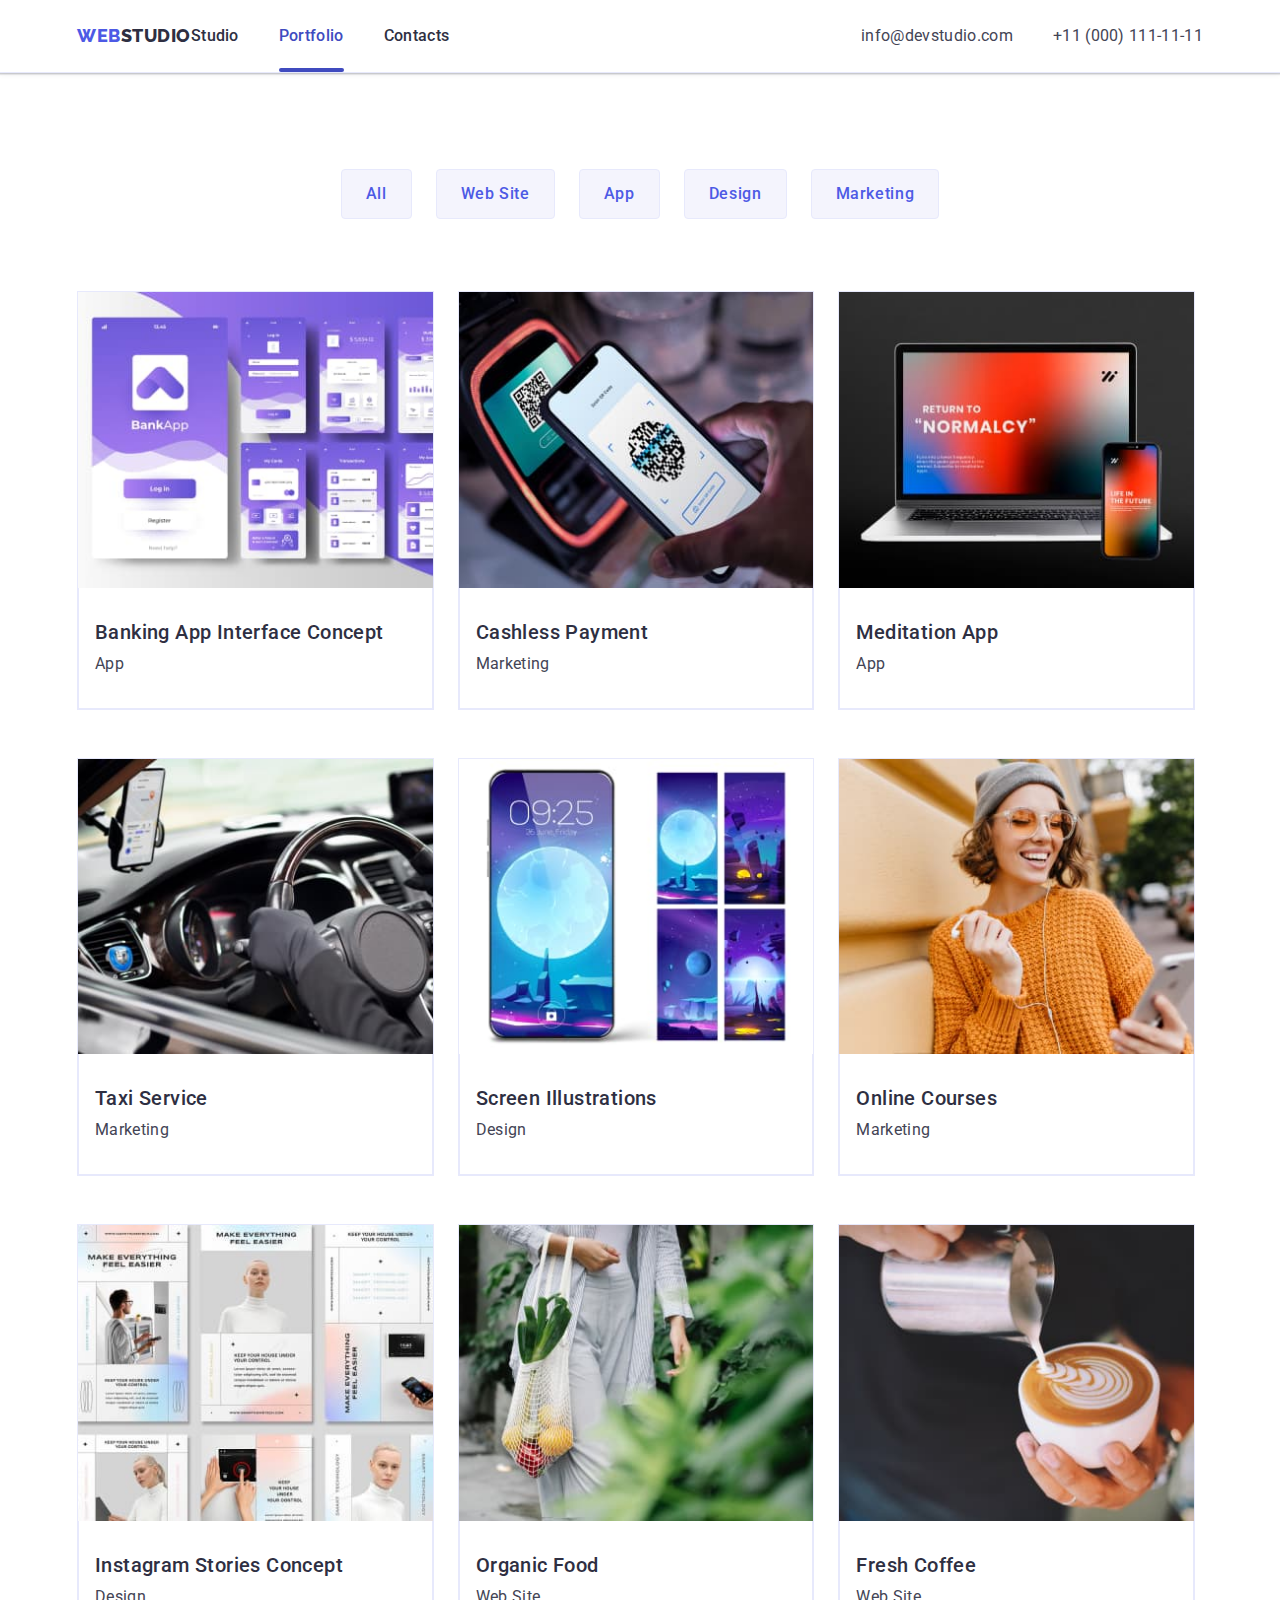
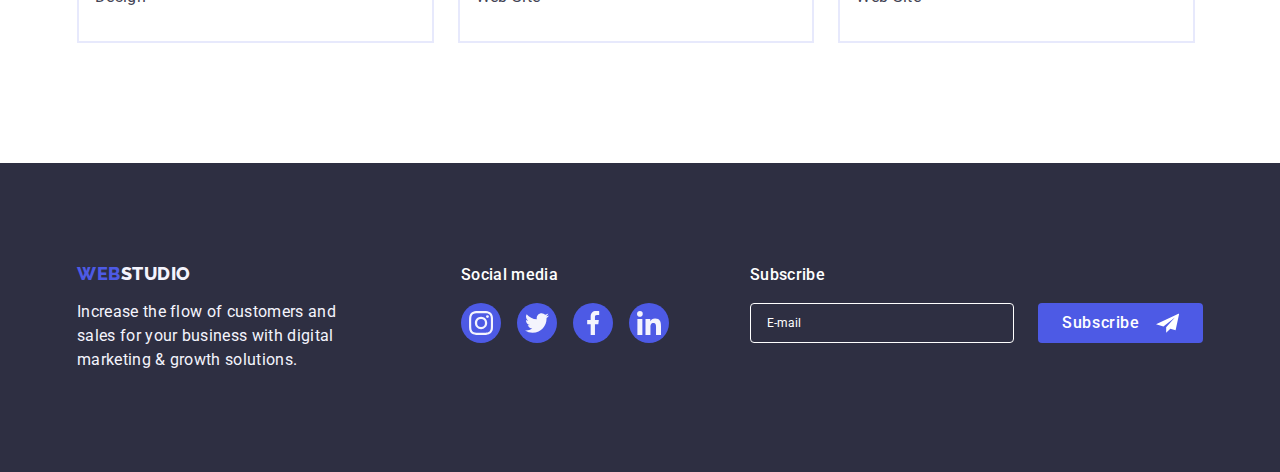
<file: portfolio.html>
<!DOCTYPE html>
<html lang="en">

<head>
  <meta charset="UTF-8" />
  <meta http-equiv="X-UA-Compatible" content="IE=edge" />
  <meta name="viewport" content="width=device-width, initial-scale=1.0" />
  <title>WebStudio</title>
  <link rel="preconnect" href="https://fonts.googleapis.com" />
  <link rel="preconnect" href="https://fonts.gstatic.com" crossorigin />
  <link href="https://fonts.googleapis.com/css2?family=Raleway:wght@800&family=Roboto:wght@400;500;700;900&display=swap"
    rel="stylesheet" />
  <link rel="stylesheet" href="https://cdn.jsdelivr.net/npm/modern-normalize@1.1.0/modern-normalize.min.css" />
  <link rel="stylesheet" href="./css/styles.css" />
</head>

<body>
  <!-- Header -->
  <header class="page-header">
    <div class="container page-header-container">
      <nav class="page-nav">
        <a class="logo link" href="./index.html">
          Web<span class="logo-dark">Studio</span></a>
        <ul class="menu list">
          <li class="menu-item">
            <a class="menu-link link" href="./index.html"> Studio</a>
          </li>
          <li class="menu-item">
            <a class="menu-link link current" href="./portfolio.html"> Portfolio</a>
          </li>
          <li class="menu-item">
            <a class="menu-link link" href=""> Contacts</a>
          </li>
        </ul>
      </nav>
      <address class="contacts">
        <ul class="link list page-contacts">
          <li class="mail-contact">
            <a class="contact link contact-link" href="mailto:info@devstudio.com">info@devstudio.com</a>
          </li>
          <li>
            <a class="contact link contact-link" href="tel:+110001111111">+11 (000) 111-11-11</a>
          </li>
        </ul>
      </address>
    </div>
  </header>

  <main>
    <section class="portfolio-section">
      <div class="container">
        <h1 hidden>What are We doing</h1>
        <ul class="list button-item">
          <li class="button-item-list"><button class="button-filters" type="button">All</button></li>
          <li class="button-item-list">
            <button class="button-filters" type="button">Web Site</button>
          </li>
          <li class="button-item-list"><button class="button-filters" type="button">App</button></li>
          <li class="button-item-list"><button class="button-filters" type="button">Design</button></li>
          <li class="button-item-list">
            <button class="button-filters" type="button">Marketing</button>
          </li>
        </ul>

        <!-- What Are We Doing Section -->

        <ul class="list images-list">
          <li class="images-item">
            <a class="link images-second-page" href="">
              <div class="label-box">
                <img src="./images/images-second-page/blanking-app.jpg" alt="banking app interface concept" width="360"
                height="300" />
              <div class="overlay">
                  <p class="overlay-label">
                    14 Stylish and User-Friendly App Design Concepts · Task Manager App · Calorie Tracker App · Exotic Fruit Ecommerce App
                    · Cloud Storage App
                  </p>
                </div>
              </div>
                <div class="about-doing">
              <h2 class="main-titles">Banking App Interface Concept</h2>
              <p class="information-list">App</p>
            </div>
            </a>
          </li>

          <li class="images-item">
            <a class="link images-second-page" href="">
            <div class="label-box">
              <img src="./images/images-second-page/cashless.jpg" alt="cashless payment" width="360" height="300" />
              <div class="overlay">
                <p class="overlay-label">
                  14 Stylish and User-Friendly App Design Concepts · Task Manager App · Calorie Tracker App · Exotic Fruit Ecommerce App
                  · Cloud Storage App
                </p>
              </div>
            </div>
              <div class="about-doing">
              <h2 class="main-titles">Cashless Payment</h2>
              <p class="information-list">Marketing</p>
            </div>
            </a>
          </li>

          <li class="images-item">
            <a class="link images-second-page" href="">
            <div class="label-box">
              <img src="./images/images-second-page/meditatoin-app.jpg" alt="meditatoin app" width="360" height="300" />
              <div class="overlay">
                <p class="overlay-label">
                  14 Stylish and User-Friendly App Design Concepts · Task Manager App · Calorie Tracker App · Exotic Fruit Ecommerce App
                  · Cloud Storage App
                </p>
              </div>
            </div>
              <div class="about-doing">
              <h2 class="main-titles">Meditation App</h2>
              <p class="information-list">App</p>
            </div>
            </a>
          </li>

          <li class="images-item">
            <a class="link images-second-page" href="">
            <div class="label-box">
              <img src="./images/images-second-page/taxi.jpg" alt="taxi" width="360" height="300" />
              <div class="overlay">
                <p class="overlay-label">
                  14 Stylish and User-Friendly App Design Concepts · Task Manager App · Calorie Tracker App · Exotic Fruit Ecommerce App
                  · Cloud Storage App
                </p>
              </div>
            </div>
              <div class="about-doing">
              <h2 class="main-titles">Taxi Service</h2>
              <p class="information-list">Marketing</p>
            </div>
            </a>
          </li>

          <li class="images-item">
            <a class="link images-second-page" href="">
            <div class="label-box">
              <img src="./images/images-second-page/screen.jpg" alt="screen illustrations" width="360" height="300" />
              <div class="overlay">
                <p class="overlay-label">
                  14 Stylish and User-Friendly App Design Concepts · Task Manager App · Calorie Tracker App · Exotic Fruit Ecommerce App
                  · Cloud Storage App
                </p>
              </div>
            </div>
              <div class="about-doing">
              <h2 class="main-titles">Screen Illustrations</h2>
              <p class="information-list">Design</p>
            </div>
            </a>
          </li>

          <li class="images-item">
            <a class="link images-second-page" href="">
            <div class="label-box">
              <img src="./images/images-second-page/online-courses.jpg" alt="online courses" width="360" height="300" />
              <div class="overlay">
                <p class="overlay-label">
                  14 Stylish and User-Friendly App Design Concepts · Task Manager App · Calorie Tracker App · Exotic Fruit Ecommerce App
                  · Cloud Storage App
                </p>
              </div>
            </div>
              <div class="about-doing">
              <h2 class="main-titles">Online Courses</h2>
              <p class="information-list">Marketing</p>
            </div>
            </a>
          </li>

          <li class="images-item">
            <a class="link images-second-page" href="">
            <div class="label-box">
              <img src="./images/images-second-page/instagram.jpg" alt="instagram stories content" width="360"
                height="300" />
                <div class="overlay">
                  <p class="overlay-label">
                  14 Stylish and User-Friendly App Design Concepts · Task Manager App · Calorie Tracker App · Exotic Fruit Ecommerce App
                  · Cloud Storage App
                </p>
                </div>
            </div>
              <div class="about-doing">
                <h2 class="main-titles">Instagram Stories Concept</h2>
              <p class="information-list">Design</p>
            </div>
            </a>
          </li>

          <li class="images-item">
            <a class="link images-second-page" href="">
            <div class="label-box">
              <img src="./images/images-second-page/organic-food.jpg" alt="organic food" width="360" height="300" />
              <div class="overlay">
                <p class="overlay-label">
                  14 Stylish and User-Friendly App Design Concepts · Task Manager App · Calorie Tracker App · Exotic Fruit Ecommerce App
                  · Cloud Storage App
                </p>
              </div>
            </div>
              <div class="about-doing">
              <h2 class="main-titles">Organic Food</h2>
              <p class="information-list">Web Site</p>
            </div>
            </a>
          </li>
          <li class="images-item">
            <a class="link images-second-page" href="">
            <div class="label-box">
              <img src="./images/images-second-page/fresh-coffee.jpg" alt="fresh coffee" width="360" height="300" />
              <div class="overlay">
                <p class="overlay-label">
                  14 Stylish and User-Friendly App Design Concepts · Task Manager App · Calorie Tracker App · Exotic Fruit Ecommerce App
                  · Cloud Storage App
                </p>
              </div>
            </div>
              <div class="about-doing">
              <h2 class="main-titles">Fresh Coffee</h2>
              <p class="information-list">Web Site</p>
            </div>
            </a>
          </li>
        </ul>
      </div>
    </section>
  </main>

  <!-- Footer -->

  <footer class="page-footer">
    <div class="container footer-wrapper">
      <div class="logo-container">
        <a class="logo link logo-footer" href="./index.html">Web<span class="logo-white">Studio</span></a>
        <p class="footer-information">
          Increase the flow of customers and sales for your business with digital
          marketing & growth solutions.
        </p>
      </div>
  
      <div class="footer-media-container">
        <p class="footer-media">Social media</p>
        <ul class="social-footer list">
          <li class="social-footer-item">
            <a class="social-footer-link" href="" aria-label="instargram icon">
              <svg class="social-footer-icons" width="24" height="24">
                <use href="./images/icons.svg#icon-instagram"></use>
              </svg>
            </a>
          </li>
          <li class="social-footer-item">
            <a class="social-footer-link" href="" aria-label="twitter icon">
              <svg class="social-footer-icons" width="24" height="24">
                <use href="./images/icons.svg#icon-twitter"></use>
              </svg>
            </a>
          </li>
          <li class="social-footer-item">
            <a class="social-footer-link" href="" aria-label="facebook icon">
              <svg class="social-footer-icons" width="24" height="24">
                <use href="./images/icons.svg#icon-facebook"></use>
              </svg>
            </a>
          </li>
          <li class="social-footer-item">
            <a class="social-footer-link" href="" aria-label="linkedin label">
              <svg class="social-footer-icons" width="24" height="24">
                <use href="./images/icons.svg#icon-linkedin"></use>
              </svg>
            </a>
          </li>
        </ul>
      </div>
      <div class="footer-form">
        <p class="footer-media">Subscribe</p>
        <form name="footer-form" class="footer-input">
          <input type="mail" name="email" class="footer-email" placeholder="E-mail" required minlength="2" />
          <div class="footer-button">
            <button class="footer-submit-button" type="submit">Subscribe
              <svg class="button-icon" width="24" height="24">
                <use href="./images/icons.svg#icon-plane"></use>
              </svg>
            </button>
          </div>
  
        </form>
      </div>
    </div>
  </footer>

</body>

</html>
</file>
<file: css/styles.css>
:root {
  --primary-font: "Roboto", sans-serif;
  --color-iris: #4d5ae5;
  --color-ocean: #404bbf;
  --color-navy-blue: #2e2f42;
  --color-green: #31d0aa;
  --color-slate: #434455;
  --color-light-slate: #8e8f99;
  --color-cornflower: #e7e9fc;
  --color-cloud: #f4f4fd;
  --color-navy-blue-modal: #2e2f42;
  --color-grey: #2e2f42;
  --color-white: #ffffff;
  --color-dairy: #fcfcfc;
  --color-green: #31d0aa;
  --indent: 24px;
  --indent-1: 72px;
}

h1,
h2,
h3,
h4,
h5,
h5,
p {
  margin-top: 0;
  margin-bottom: 0;
}

img {
  display: block;
  max-width: 100%;
  height: auto;
}

.list {
  list-style: none;
  padding: 0;
  margin: 0;
}

.link {
  text-decoration: none;
}

body {
  font-family: var(--primary-font);
  font-weight: 400;
  font-size: 16px;
  line-height: 1.5;
  letter-spacing: 0.02em;
  background-color: var(--color-white);
  color: var(--color-slate);
}

.container {
  /* Phone stiles & > */
  min-width: 320px;
  max-width: 428px;
  margin-left: auto;
  margin-right: auto;
  padding-left: 16px;
  padding-right: 16px;

  /* outline: 2px solid red;
  outline-offset: -2px; */
}

/* TABLET STILES & >*/
@media only screen and (min-width: 768px) {
  .container {
    max-width: 768px;
  }
}

/* DESKTOP STILES & > */
@media only screen and (min-width: 1158px) {
  .container {
    max-width: 1158px;
  }
}

/* HEADER */

.page-header {
  padding-top: 24px;
  padding-bottom: 24px;

  border-bottom: 1px solid var(--color-cornflower);
  box-shadow: 0px 2px 1px rgba(46, 47, 66, 0.08),
    0px 1px 1px rgba(46, 47, 66, 0.16), 0px 1px 6px rgba(46, 47, 66, 0.08);
}

.page-header-container {
  display: flex;
  align-items: center;
  justify-content: space-between;
}

@media only screen and (min-width: 768px) {
  .page-header {
    padding-top: 0px;
    padding-bottom: 0px;
  }
}

@media only screen and (min-width: 1158px) {
  .page-header {
    padding-top: 0px;
    padding-bottom: 0px;
  }
}

.page-nav {
  display: flex;
  align-items: center;
}

.menu {
  display: flex;
  align-items: center;
}

@media only screen and (max-width: 767px) {
  .menu {
    display: none;
  }
}

.page-contacts {
  display: flex;
  flex-direction: column;
  justify-content: center;
  align-items: flex-start;
}

@media only screen and (min-width: 1158px) {
  .page-contacts {
    flex-direction: row;
    justify-content: center;
    align-items: center;
  }
}

.menu-item:not(:last-child) {
  margin-right: 40px;
}

.contacts {
  font-style: normal;
  margin-left: auto;
}

@media only screen and (max-width: 767px) {
  .contacts {
    display: none;
  }
}

.menu-link {
  position: relative;

  display: block;
  padding-top: 24px;
  padding-bottom: 24px;

  font-weight: 500;
  color: var(--color-navy-blue);

  transition: color 250ms cubic-bezier(0.4, 0, 0.2, 1);
}

.menu-link:hover,
.menu-link:focus {
  color: var(--color-ocean);
}

.menu-link::after {
  content: "";
  position: absolute;
  bottom: 0;
  left: 0;

  display: block;
  width: 100%;
  height: 4px;
  border-radius: 2px;
}

.menu-link.current::after {
  background-color: var(--color-ocean);
}

.menu-link.current {
  color: var(--color-ocean);
}


@media only screen and (min-width: 1158px) {
  .contact-link {
    padding-top: 24px;
    padding-bottom: 24px;
  }
}

.mail-contact {
  font-size: 12px;
  line-height: 1.17;
  letter-spacing: 0.04em;
  margin-bottom: 12px;
}

@media only screen and (min-width: 1158px) {
  .mail-contact {
    display: block;
    font-size: 16px;
    line-height: 1.5;
    letter-spacing: 0.02em;
    margin-bottom: 0px;
    margin-right: 40px;
  }
}

.phone-contact{
  font-size: 12px;
  line-height: 1.17;
  letter-spacing: 0.04em;
}

@media only screen and (min-width: 1158px){
  .phone-contact {
  font-size: 16px;
  line-height: 1.5;
  letter-spacing: 0.02em;
  }
}

.page-header {
  background-color: var(--color-white);
}

/* LOGO */
.logo {
  font-family: "Raleway", sans-serif;
  font-weight: 800;
  font-size: 18px;
  line-height: 1.17;
  color: var(--color-iris);
  letter-spacing: 0.03em;
  text-transform: uppercase;
}

@media only screen and (min-width: 768px) {
  .logo-header {
    margin-right: 120px;
  }
}

@media only screen and (min-width: 1158px) {
  .logo-header{
    margin-right: 76px;
  }
}

.logo-dark {
  color: var(--color-navy-blue);
}

.logo-white {
  color: var(--color-cloud);
}

/* CONTACTS */

.contact {
  color: var(--color-slate);

  transition: color 250ms cubic-bezier(0.4, 0, 0.2, 1);
}

.contact:hover,
.contact:focus {
  color: var(--color-ocean);
}

/* HERO */
.hero-section {
  /* height: 600px; */
  max-width: 1440px;
  margin-right: auto;
  margin-left: auto;
  padding-top: 112px;
  padding-bottom: 112px;
  background-repeat: no-repeat;
  background-size: cover;
  background-position: center;
}

@media only screen and (min-width: 1158px){
  .hero-section{
    padding-top: 188px;
    padding-bottom: 188px;
  }
}

@media only screen and (max-width: 428px) {
  .hero-section {
    background-image: linear-gradient(
        rgba(46, 47, 66, 0.7),
        rgba(46, 47, 66, 0.7)
      ),
      url("../images/hero/Dark-bg_mob.jpg");
    background-color: var(--color-navy-blue-modal);
  }
  @media only screen and (min-device-pixel-ratio: 2),
    screen and (min-resolution: 192dpi),
    screen and (min-resolution: 2dppx) {
    .hero-section {
      background-image: linear-gradient(
          rgba(46, 47, 66, 0.7),
          rgba(46, 47, 66, 0.7)
        ),
        url("../images/hero/Dark-bg_mob@2x.jpg");
      background-color: var(--color-navy-blue-modal);
    }
  }
}

@media only screen and (min-width: 429px) and (max-width: 768px) {
  .hero-section {
    background-image: linear-gradient(
        rgba(46, 47, 66, 0.7),
        rgba(46, 47, 66, 0.7)
      ),
      url(../images/hero/Dark-bg_tab.jpg);
    background-color: var(--color-navy-blue-modal);
  }
  @media only screen and (min-device-pixel-ratio: 2),
    screen and (min-resolution: 192dpi),
    screen and (min-resolution: 2dppx) {
    .hero-section {
      background-image: linear-gradient(
          rgba(46, 47, 66, 0.7),
          rgba(46, 47, 66, 0.7)
        ),
        url(../images/hero/Dark-bg_tab@2x.jpg);
      background-color: var(--color-navy-blue-modal);
    }
  }
}

@media only screen and (min-width: 769px) {
  .hero-section {
    background-image: linear-gradient(
        rgba(46, 47, 66, 0.7),
        rgba(46, 47, 66, 0.7)
      ),
      url(../images/hero/people-office.jpg);
    background-color: var(--color-navy-blue-modal);
  }
  @media only screen and (min-device-pixel-ratio: 2),
    screen and (min-resolution: 192dpi),
    screen and (min-resolution: 2dppx) {
    .hero-section {
      background-image: linear-gradient(
          rgba(46, 47, 66, 0.7),
          rgba(46, 47, 66, 0.7)
        ),
        url(../images/hero/people-office_desk@2x.jpg);
      background-color: var(--color-navy-blue-modal);
    }
  }
}

.hero-title {
  margin-left: auto;
  margin-right: auto;
  display: block;
  max-width: 320px;
  margin-bottom: 72px;

  font-weight: 700;
  font-size: 36px;
  line-height: 1.11;
  letter-spacing: 0.02em;
  text-align: center;
  color: var(--color-white);
}

/* TABLET & > */
@media only screen and (min-width: 768px) {
  .hero-title {
    max-width: 496px;
    margin-bottom: 36px;

    font-size: 56px;
    line-height: 1.07;
  }
}

/* DESKTOP & > */
@media only screen and (min-width: 1158px) {
  .hero-title {
    max-width: 496px;
    margin-bottom: 48px;

    font-size: 56px;
    line-height: 1.07;
  }
}

.order-button {
  display: block;
  height: 56px;
  min-width: 169px;
  border: none;
  margin-left: auto;
  margin-right: auto;
  padding-top: 16px;
  padding-bottom: 16px;
  padding-right: 32px;
  padding-left: 32px;
  border-radius: 4px;
  cursor: pointer;
  font-family: inherit;
  font-weight: 500;
  font-size: 16px;
  line-height: inherit;
  letter-spacing: 0.04em;
  color: var(--color-white);
  background-color: var(--color-iris);
  box-shadow: 0px 4px 4px rgba(0, 0, 0, 0.15);

  transition: background-color 250ms cubic-bezier(0.4, 0, 0.2, 1);
}

.order-button:hover,
.order-button:focus {
  background-color: var(--color-ocean);
  cursor: pointer;
}

/* MODAL WINDOW */

.backdrop {
  position: fixed;
  top: 0;
  left: 0;
  width: 100%;
  height: 100%;

  background-color: rgba(46, 47, 66, 0.4);

  opacity: 1;
  visibility: visible;
  pointer-events: initial;

  transition: opacity 250ms cubic-bezier(0.4, 0, 0.2, 1),
    visibility 250ms cubic-bezier(0.4, 0, 0.2, 1);
}

.backdrop.is-hidden {
  opacity: 0;
  visibility: hidden;
  pointer-events: none;
}

.modal {
  position: absolute;
  top: 50%;
  left: 50%;
  transform: translate(-50%, -50%) scale(1);

  width: 392px;
  background-color: var(--color-dairy);
  box-shadow: 0px 1px 1px rgba(0, 0, 0, 0.14), 0px 1px 3px rgba(0, 0, 0, 0.12),
    0px 2px 1px rgba(0, 0, 0, 0.2);
  border-radius: 4px;

  transition: transform 250ms cubic-bezier(0.4, 0, 0.2, 1);
}

@media only screen and (max-width: 427px){
  .modal{
    width: 90%
  }
}

@media only screen and (min-width: 320px) and (max-width: 767px){
  .modal{
    padding: 72px 16px 24px 25px;
    overflow-y: scroll;
  }
}

@media only screen and (min-width: 768px){
  .modal{
    width: 408px;
    padding: 72px 25px 24px 23px;
  }
}

.modal-button {
  position: absolute;
  top: 24px;
  right: 24px;

  display: flex;
  justify-content: center;
  align-items: center;

  width: 24px;
  min-height: 24px;
  border-radius: 50%;
  border: 1px solid rgba(0, 0, 0, 0.1);
  background-color: var(--color-cornflower);

  cursor: pointer;

  transition: background-color 250ms cubic-bezier(0.4, 0, 0.2, 1),
    color 250ms cubic-bezier(0.4, 0, 0.2, 1);
}

.modal-button:hover,
.modal-button:focus {
  color: var(--color-white);
  background-color: var(--color-ocean);
}

.modal-icon {
  fill: currentColor;
}

.modal-title {
  display: block;
  font-weight: 500;
  text-align: center;

  margin-bottom: 16px;
}

.modal-form-label {
  display: block;
  font-style: normal;
  font-size: 12px;
  line-height: 1.17;
  letter-spacing: 0.04em;
  color: var(--color-slate);

  margin-bottom: 4px;
}

.modal-form-field {
  position: relative;
}

.modal-form-label-box {
  display: block;
  margin-bottom: 8px;
}

.modal-form-text{
  display: block;
  margin-bottom: 16px;
}

.modal-form-input {
  width: 100%;
  height: 40px;
  padding: 0 38px;

  border: 1px solid rgba(46, 47, 66, 0.4);
  border-radius: 4px;
  outline: 2px solid transparent;
  outline-offset: -2px;

  transition: 250ms cubic-bezier(0.4, 0, 0.2, 1);
}

.modal-form-input:focus {
  outline-color: var(--color-iris);
}

.modal-form-icon {
  position: absolute;
  top: 50%;
  left: 0;

  transform: translateY(-50%) translateX(16px);
  transition: 250ms cubic-bezier(0.4, 0, 0.2, 1);
  pointer-events: none;
}

.modal-form-input:focus + .modal-form-icon {
  fill: var(--color-iris);
}

.modal-form-massage {
  display: block;
  width: 100%;
  min-height: 120px;
  resize: none;
  padding: 8px 16px;

  font-size: 12px;
  border: 1px solid rgba(46, 47, 66, 0.4);
  border-radius: 4px;
  outline: 2px solid transparent;
  outline-offset: -2px;

  transition: 250ms cubic-bezier(0.4, 0, 0.2, 1);
}

.modal-form-massage::placeholder {
  font-style: normal;
  font-size: 12px;
  line-height: 1.17;
  letter-spacing: 0.04em;
  color: rgba(46, 47, 66, 0.4);
}

.modal-form-massage:focus {
  outline-color: var(--color-iris);
}

.modal-form-agreement {
  display: flex;
  align-items: center;

  margin-bottom: 24px;
}

.modal-form-agreement-text {
  font-style: normal;
  font-size: 12px;
  line-height: 1.17;
  letter-spacing: 0.04em;
  color: var(--color-slate);
}

.modal-form-agreement-box {
  appearance: none;
  cursor: pointer;
}

.modal-form-agreement-link {
  color: var(--color-iris);
}

.modal-form-agreement-icon {
  margin-right: 8px;
}

.modal-form-agreement-unchecked {
  opacity: 1;
  transition: 250ms cubic-bezier(0.4, 0, 0.2, 1);
}

.modal-form-agreement-box:checked
  + .modal-form-agreement-icon
  > .modal-form-agreement-unchecked {
  opacity: 0;
}

.modal-form-agreement-checked {
  opacity: 0;
  transition: 250ms cubic-bezier(0.4, 0, 0.2, 1);
}

.modal-form-agreement-box:checked
  + .modal-form-agreement-icon
  > .modal-form-agreement-checked {
  opacity: 1;
}

.section {
  padding-top: 96px;
  padding-bottom: 96px;
}

@media only screen and (min-width: 1158px) {
  .section {
    padding-top: 120px;
    padding-bottom: 120px;
  }
}

.what-section {
  display: none;
  padding-bottom: 120px;
}

@media only screen and (min-width: 1158px) {
  .what-section {
    display: block;
  }
}

/* OUR VALUES */

.list-values {
  display: flex;
  flex-direction: column;
  gap: var(--indent-1);
}

/* DESKTOP */
@media only screen and (min-width: 768px) {
  .list-values {
    flex-direction: row;
    flex-wrap: wrap;
    row-gap: var(--indent-1);
    column-gap: var(--indent);
  }
}

@media only screen and (min-width: 1158px) {
  .list-values {
    flex-direction: row;
    flex-wrap: wrap;
    gap: var(--indent);
  }
}

@media only screen and (min-width: 768px) {
  .values-item {
    width: calc((100% - 24px) / 2);
  }
}

@media only screen and (min-width: 1158px) {
  .values-item {
    width: calc((100% - 72px) / 4);
  }
}

.our-values-title {
  font-weight: 700;
  font-size: 36px;
  line-height: 1.11;
  text-align: center;
  letter-spacing: 0.02em;
  text-transform: capitalize;
}
.main-titles {
  margin-bottom: 8px;

  font-weight: 700;
  font-size: 36px;
  line-height: 1.11;
  text-align: center;
  letter-spacing: 0.02em;

  color: var(--color-navy-blue-modal);
}

@media only screen and (min-width: 768px) {
  .main-titles {
    text-align: left;
  }
}

@media only screen and (min-width: 1158px) {
  .main-titles {
    font-weight: 500;
    font-size: 20px;
    line-height: 1.2;
    letter-spacing: 0.02em;
  }
}

.information-list {
  font-weight: 500;
  font-size: 16px;
  line-height: 1.5;

  letter-spacing: 0.02em;
  color: var(--color-slate);
}

@media only screen and (min-width: 1158px) {
  .information-list {
    font-weight: 400;
  }
}

.label-box {
  position: relative;
  overflow: hidden;
}

.overlay {
  position: absolute;
  top: 0px;
  left: 0;
  transform: translateY(101%);

  width: 100%;
  height: 100%;
  padding: 40px 32px 0px 32px;
  background-color: var(--color-iris);

  transition: transform 250ms cubic-bezier(0.4, 0, 0.2, 1);
}

.images-item:hover .overlay {
  transform: translateY(0);
}

.overlay-label {
  color: var(--color-cloud);
}

.social-uper {
  display: flex;
  justify-content: center;
  gap: var(--indent);
}

.icon-uper {
  display: none;
  align-items: center;
  justify-content: center;
  margin-bottom: 8px;

  width: 264px;
  height: 112px;
  border: 1px solid transparent;
  background-color: var(--color-cloud);
  border-radius: 4px;
}

@media only screen and (min-width: 1158px) {
  .icon-uper {
    display: flex;
  }
}

.uper-values-icons {
  margin-bottom: 8px;
}

/* WHAT ARE WE DOING */

.doing-list {
  display: flex;
  flex-wrap: wrap;
  gap: var(--indent);
}

.doing-item {
  width: calc((100% - 48px) / 3);
}

.doing-section-title {
  margin-bottom: 72px;

  font-weight: 700;
  font-size: 36px;
  line-height: 1.11;
  text-align: center;
  text-transform: capitalize;
  color: var(--color-navy-blue-modal);
}

/* OUR TEAM */

.team-item {
  display: flex;
  flex-wrap: wrap;
  gap: var(--indent-1);
}

@media only screen and (max-width: 1157px) {
  .team-item {
    justify-content: center;
  }
}

@media only screen and (min-width: 768px) {
  .team-item {
    column-gap: var(--indent);
    row-gap: 64px;
  }
}

@media only screen and (min-width: 1158px) {
  .team-item {
    gap: var(--indent);
    flex-wrap: nowrap;
  }
}

.our-team-section {
  background-color: var(--color-cloud);
}

.our-team-title {
  margin-bottom: 72px;

  font-weight: 700;
  font-size: 36px;
  line-height: 1.11;
  letter-spacing: 0.02em;
  text-align: center;
  text-transform: capitalize;
  color: var(--color-navy-blue-modal);
}

.team-titles {
  margin-bottom: 8px;

  font-weight: 500;
  font-size: 20px;
  line-height: 1.2;
  letter-spacing: 0.02em;
  text-align: center;
  color: var(--color-navy-blue-modal);
}

.about-team {
  padding-top: 32px;
  padding-bottom: 32px;
  padding-right: 0px;
  padding-left: 0px;
  border-top-left-radius: 0px;
  border-top-right-radius: 0px;
  border-bottom-right-radius: 4px;
  border-bottom-left-radius: 4px;
  box-shadow: 0px 1px 6px rgba(46, 47, 66, 0.08),
    0px 1px 1px rgba(46, 47, 66, 0.16), 0px 2px 1px rgba(46, 47, 66, 0.08);
}

.team-list {
  margin-bottom: 8px;

  color: var(--color-slate);
  text-align: center;
}

.foto-style {
  max-width: 264px;
  border-radius: 0px 0px 4px 4px;

  background-color: var(--color-white);
  box-shadow: 0px 1px 6px rgba(46, 47, 66, 0.08),
    0px 1px 1px rgba(46, 47, 66, 0.16), 0px 2px 1px rgba(46, 47, 66, 0.08);
}

@media only screen and (min-width: 768px) {
  .foto-style {
    width: calc((100% - (3.1vh * 1)) / 2);
  }
}

@media only screen and (min-width: 1158px) {
  .foto-style {
    width: calc((100% - (3.1vh * 3)) / 4);
  }
}

.foto-style:hover,
.foto-style:focus {
  box-shadow: 0px 1px 6px rgba(46, 47, 66, 0.08),
    0px 1px 1px rgba(46, 47, 66, 0.16), 0px 2px 1px rgba(46, 47, 66, 0.08);
  border-radius: 0px 0px 4px 4px;
}

.social {
  display: flex;
  justify-content: center;
  gap: var(--indent);
}

.social-link {
  display: flex;
  justify-content: center;
  align-items: center;

  width: 40px;
  height: 40px;
  border-radius: 50%;
  background-color: var(--color-iris);

  transition: background-color 250ms cubic-bezier(0.4, 0, 0.2, 1);
}

.social-link:hover,
.social-link:focus {
  background-color: var(--color-ocean);
}

.social-icons {
  fill: var(--color-cloud);
}

/* CUSTOMERS */

.customers-title {
  margin-bottom: 72px;

  font-style: normal;
  font-weight: 700;
  font-size: 36px;
  line-height: 1.1;
  text-align: center;
  letter-spacing: 0.02em;
  text-transform: capitalize;
  color: var(--color-navy-blue);
}

.clients-list {
  display: flex;
  row-gap: var(--indent-1);
  column-gap: 16px;
  flex-wrap: wrap;
}

@media only screen and (min-width: 768px) {
  .clients-list {
    justify-content: center;
    row-gap: var(--indent-1);
    column-gap: var(--indent);
  }
}

@media only screen and (min-width: 1158px) {
  .clients-list {
    gap: var(--indent);
  }
}

.clients-item {
  width: calc((100% - 16px) / 2);
  height: 88px;
}

@media screen and (min-width: 768px) {
  .clients-item {
    width: calc((100% - 232px) / 3);
  }
}

@media only screen and (min-width: 1158px) {
  .clients-item {
    width: calc((100% - 120px) / 6);
  }
}

.clients-link {
  display: flex;
  align-items: center;
  justify-content: center;

  width: 100%;
  height: 100%;

  border: 1px solid var(--color-light-slate);
  border-radius: 4px;
  color: var(--color-light-slate);

  transition: color 250ms cubic-bezier(0.4, 0, 0.2, 1),
    border-color 250ms cubic-bezier(0.4, 0, 0.2, 1);
}

.clients-link:hover,
.clients-link:focus {
  border-color: var(--color-ocean);
  color: var(--color-ocean);
}

.clients-icon {
  fill: currentColor;
}

/* FOOTER */
.page-footer {
  padding-top: 96px;
  padding-bottom: 96px;

  background-color: var(--color-navy-blue-modal);
}

@media only screen and (min-width: 1158px) {
  .page-footer {
    padding-top: 100px;
    padding-bottom: 100px;
  }
}

.logo-footer{
  display: block;
  margin-bottom: 16px;
}

@media only screen and (max-width: 767px) {
  .logo-footer {
    display: block;
    text-align: center;
  }
}

.footer-information {
  max-width: 264px;
  color: var(--color-cloud);
  margin-right: auto;
  margin-left: auto;
}

.footer-wrapper {
  display: flex;
  flex-direction: column;
  gap: var(--indent-1);
}

@media only screen and (min-width: 768px) and (max-width: 1157px) {
  .footer-wrapper {
    width: 552px;
    flex-direction: row;
    flex-wrap: wrap;
    align-items: baseline;
    column-gap: var(--indent);
    row-gap: var(--indent-1);
  }
}

@media only screen and (min-width: 1158px) {
  .footer-wrapper {
    align-items: baseline;
    flex-direction: row;
    gap: 0px;
  }
}

.footer-media {
  display: block;
  margin-bottom: 16px;

  line-height: 1.5;
  letter-spacing: 0.02em;
  text-align: center;
  font-weight: 500;
  color: var(--color-white);
}

@media only screen and (min-width: 768px) {
  .footer-media {
    text-align: left;
  }
}

.social-footer {
  display: flex;
  justify-content: center;
  gap: 16px;
}

.social-footer-link {
  display: flex;
  justify-content: center;
  align-items: center;

  width: 40px;
  height: 40px;
  border-radius: 50%;
  background-color: var(--color-iris);
  fill: var(--color-cloud);

  transition: background-color 250ms cubic-bezier(0.4, 0, 0.2, 1);
}

.social-footer-link:hover,
.social-footer-link:focus {
  background-color: var(--color-green);
}

.footer-email {
  padding: 8px 16px;

  font-size: 12px;

  width: 100%;
  height: 40px;
  border-radius: 4px;
  border: 1px solid var(--color-white);
  background-color: transparent;
  outline: 2px solid transparent;
  outline-offset: -2px;

  color: var(--color-white);
}

@media only screen and (min-width: 768px) {
  .footer-email {
    width: 264px;
  }
}

.footer-input {
  display: flex;
  flex-wrap: wrap;
  gap: 16px;
  justify-content: center;
}

@media only screen and (min-width: 768px) {
  .footer-input {
    display: flex;
    justify-content: center;
    align-items: center;
    gap: var(--indent);
  }
}

@media only screen and (min-width: 1158px) {
  .logo-container {
    margin-right: 120px;
  }
}

@media only screen and (min-width: 1158px) {
  .footer-form {
    margin-left: auto;
  }
}

.footer-submit-button {
  display: flex;
  align-items: center;
  justify-content: center;
  gap: 16px;
  width: 165px;
  height: 40px;

  border: none;

  font-family: inherit;
  font-weight: 500;
  font-size: 16px;
  line-height: inherit;
  letter-spacing: 0.04em;
  padding: 8px 24px;

  background-color: var(--color-iris);
  color: var(--color-white);
  border-radius: 4px;
  cursor: pointer;

  transition: background-color 250ms cubic-bezier(0.4, 0, 0.2, 1);
}

.button-icon {
  fill: var(--color-white);
}

.footer-submit-button:hover,
.footer-submit-button:focus {
  background-color: var(--color-ocean);
  cursor: pointer;
}

input::placeholder {
  color: var(--color-white);
}

/* SECOND PAGE */
.button-item {
  display: flex;
  justify-content: center;
  margin-bottom: 72px;
}

.button-item-list:not(:last-child) {
  margin-right: 24px;
}

.portfolio-section {
  padding-top: 96px;
  padding-bottom: 120px;
}

.images-list {
  display: flex;
  flex-wrap: wrap;
  column-gap: 24px;
  row-gap: 48px;
}

.images-item {
  width: calc((100% - (3.1vh * 2)) / 3);
  border: 1px solid var(--color-cornflower);
}

.about-doing {
  padding-top: 32px;
  padding-bottom: 32px;
  padding-left: 16px;
  padding-right: 16px;
  border: 1px solid var(--color-cornflower);
  border-top: none;
}

.images-item:hover,
.images-item:focus {
  border: 1px solid var(--color-cloud);
  box-shadow: 0px 1px 6px rgba(46, 47, 66, 0.08),
    0px 1px 1px rgba(46, 47, 66, 0.16), 0px 2px 1px rgba(46, 47, 66, 0.08);
}

.button-filters {
  padding-top: 12px;
  padding-bottom: 12px;
  padding-right: 24px;
  padding-left: 24px;
  border: 1px solid var(--color-cornflower);
  border-radius: 4px;

  font-family: inherit;
  font-weight: 500;
  font-size: 16px;
  line-height: 1.5;
  display: flex;
  align-items: center;
  text-align: center;
  letter-spacing: 0.04em;
  color: var(--color-iris);
  background-color: var(--color-cloud);
  cursor: pointer;

  transition: color 250ms cubic-bezier(0.4, 0, 0.2, 1),
    background-color 250ms cubic-bezier(0.4, 0, 0.2, 1),
    box-shadow 250ms cubic-bezier(0.4, 0, 0.2, 1),
    border 250ms cubic-bezier(0.4, 0, 0.2, 1);
}

.button-filters:hover,
.button-filters:focus {
  border: 1px solid transparent;

  color: var(--color-white);
  background-color: var(--color-ocean);
  box-shadow: 0px 3px 1px rgba(0, 0, 0, 0.1), 0px 2px 1px rgba(0, 0, 0, 0.08),
    0px 2px 2px rgba(0, 0, 0, 0.12);
}

.images-second-page {
  display: block;
}

.images-second-page:hover,
.images-second-page:focus {
  box-shadow: 0px 1px 6px rgba(46, 47, 66, 0.08),
    0px 1px 1px rgba(46, 47, 66, 0.16), 0px 2px 1px rgba(46, 47, 66, 0.08);
}

/* MOBILE MENU */

.menu-toggle {
  margin: 0;
  padding: 0;
  background-color: transparent;
  cursor: pointer;
  border: none;

  height: 22px;
}

@media only screen and (min-width: 768px) {
  .menu-toggle {
    display: none;
  }
}

.menu-toggle:hover,
.menu-toggle:focus {
  background-color: rgba(0, 0, 0, 0.1);
}

.menu-container {
  position: fixed;
  top: 0;
  left: 0;
  display: flex;
  flex-direction: column;
  width: 100vw;
  height: 100vh;
  padding-left: 40px;
  padding-top: 80px;
  padding-bottom: 40px;

  background-color: var(--color-white);
  z-index: 999;
  transform: translateX(100%);
  transition: transform 250ms cubic-bezier(0.4, 0, 0.2, 1);
}

.menu-container.is-open {
  transform: translateX(0);
}

.menu-container-button {
  position: absolute;
  top: 24px;
  right: 24px;
  display: flex;
  align-items: center;
  justify-content: center;
  height: 24px;
  width: 24px;
  margin: 0;
  padding: 0;
  background-color: transparent;
  border: 1px solid rgba(46, 47, 66, 0.1);
  border-radius: 50%;
  cursor: pointer;

  transition: color 250ms cubic-bezier(0.4, 0, 0.2, 1),
    background-color 250ms cubic-bezier(0.4, 0, 0.2, 1);
}

.mobile-menu {
  padding: 0;
  margin: 0;
  list-style: none;

  margin-bottom: auto;
}

.mobile-menu-item {
  display: block;
}

.mobile-menu-item:not(:last-child) {
  margin-bottom: 40px;
}

.mobile-menu-link {
  display: block;

  font-weight: 700;
  font-size: 36px;
  line-height: 1.11;

  letter-spacing: 0.02em;
  color: var(--color-navy-blue);

  transition: color 250ms cubic-bezier(0.4, 0, 0.2, 1);
}

.mobile-menu-link:hover,
.mobile-menu-link:focus {
  color: var(--color-ocean);
}

.mobile-menu-link.current {
  color: var(--color-ocean);
}

.mobile-contacts-list {
  margin-bottom: 40px;
}

.mobile-contacts-phone {
  display: block;
  font-weight: 700;
  font-size: 36px;
  line-height: 1.1;

  text-transform: capitalize;
  color: var(--color-iris);
}

.mobile-contacts-mail {
  font-weight: 500;
  font-size: 20px;
  line-height: 1.2;
  color: var(--color-slate);
}

.mobile-contacts-mail:hover,
.mobile-contacts-mail:focus {
  color: var(--color-iris);
}

.mobile-contacts {
  margin-bottom: 48px;
}

.mobile-list-link {
  justify-content: flex-start;
  gap: 56px;
}

@media only screen and (max-width: 427px) {
  .mobile-list-link {
    gap: 25px;
  }
}
</file>
